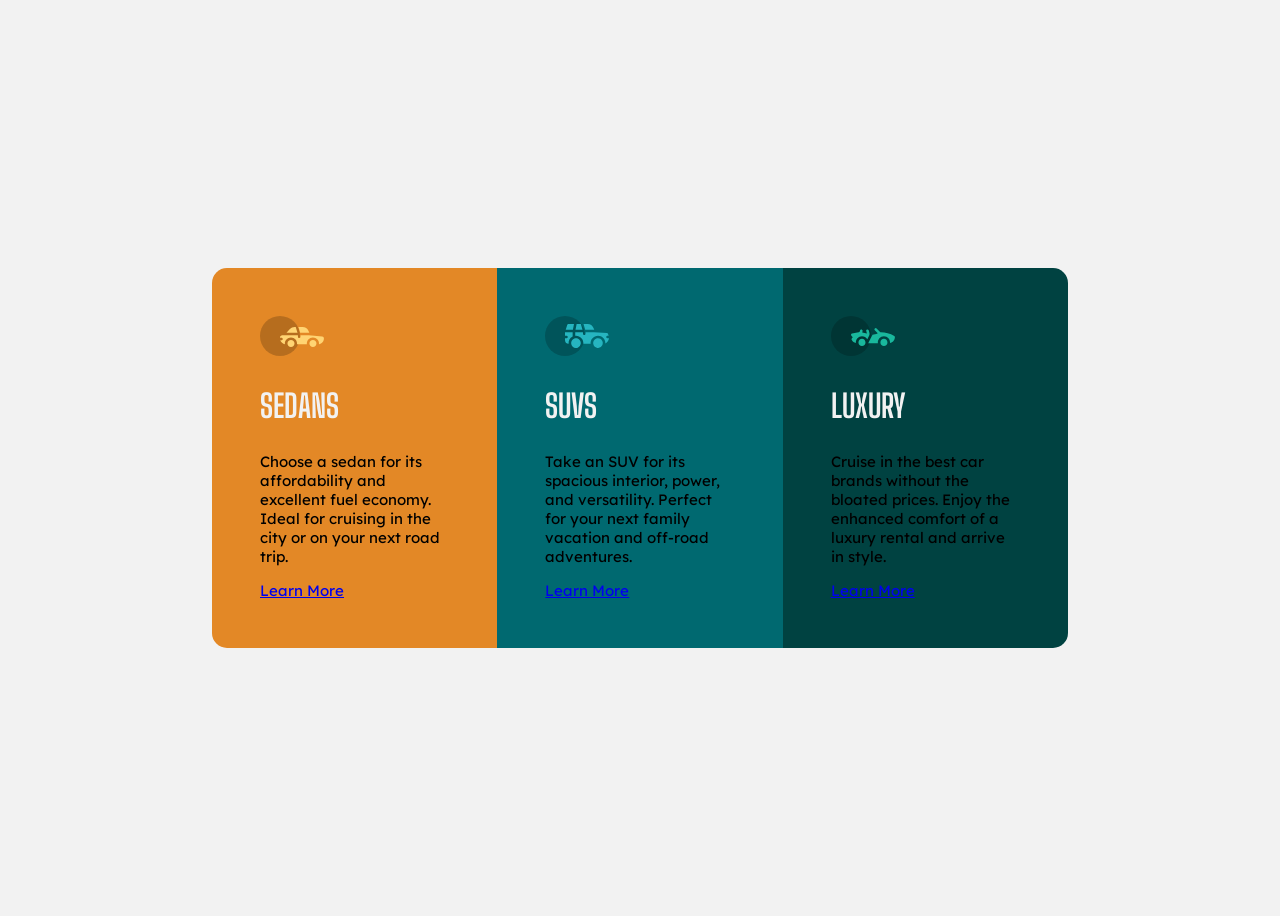
<file: 3-column-preview-card-component-main-master/index.html>
<!DOCTYPE html>
<html lang="en">

<head>
  <meta charset="UTF-8">
  <meta name="viewport" content="width=device-width, initial-scale=1.0">
  <!-- displays site properly based on user's device -->

  <link rel="icon" type="image/png" sizes="32x32" href="./images/favicon-32x32.png">
  <!-- <link rel="stylesheet" href="/3-column-preview-card-component-main-master/docs/assests/reset.css"> -->
  <link rel="stylesheet" href="/3-column-preview-card-component-main-master/docs/assests/style.css">

  <title>Frontend Mentor | 3-column preview card component</title>

</head>

<body>


  <div class="container">
    <div class="wrapper">
      <div class="box box1">
        <img src="/3-column-preview-card-component-main-master/docs/assests/images/icon-sedans.svg" alt="" srcset="">
        <h2>Sedans</h2>
        <p>Choose a sedan for its affordability and excellent fuel economy. Ideal for cruising in the city
          or on your next road trip.</p>
        <a href="#">Learn More</a>
      </div>
      <div class="box box2">
        <img src="/3-column-preview-card-component-main-master/docs/assests/images/icon-suvs.svg" alt="" srcset="">
        <h2>SUVs</h2>
        <p>Take an SUV for its spacious interior, power, and versatility. Perfect for your next family vacation
          and off-road adventures.</p>
        <a href="#">Learn More</a>
      </div>
      <div class="box box3"><img src="/3-column-preview-card-component-main-master/docs/assests/images/icon-luxury.svg"
          alt="">
        <h2>Luxury</h2>
        <p>Cruise in the best car brands without the bloated prices. Enjoy the enhanced comfort of a luxury
          rental and arrive in style.</p>
        <a href="#">Learn More</a>
      </div>

    </div>
  </div>


  <!-- <div class="attribution">
    Challenge by <a href="https://www.frontendmentor.io?ref=challenge" target="_blank">Frontend Mentor</a>.
    Coded by <a href="#">Luis Mendoza</a>.
  </div> -->
</body>

</html>
</file>
<file: 3-column-preview-card-component-main-master/docs/assests/style.css>
@import url("https://fonts.googleapis.com/css2?family=Big+Shoulders+Display:wght@700&display=swap");

@import url("https://fonts.googleapis.com/css2?family=Lexend+Deca&display=swap");

.attribution {
  font-size: 11px;
  text-align: center;
  color: #000000;
  margin-top: 5rem;
}
.attribution a {
  color: hsl(228, 45%, 44%);
}

body {
  /* color: hsla(0, 0%, 100%, 0.75); */
  background-color: hsl(0, 0%, 95%);
  font-family: "Lexend Deca", sans-serif;
  font-weight: 400;
  font-size: 15px;
  min-height: 100vh;
  display: flex;
  align-items: center;
}

.container {
  max-width: 920px;
  margin: 0 auto;
}

.wrapper {
  display: grid;
  grid-template-columns: 1fr 1fr 1fr;
  border-radius: 15px;
  margin: 2rem;
  overflow: hidden;
}

.box1 {
  background-color: hsl(31, 77%, 52%);
}

.box2 {
  background-color: hsl(184, 100%, 22%);
}

.box3 {
  background-color: hsl(179, 100%, 13%);
}

.box {
  padding: 3rem;
}

.box h2 {
  font-family: "Big Shoulders Display", cursive;
  text-transform: uppercase;
  font-size: 2rem;
  color: hsl(0, 0%, 95%);
}
</file>
